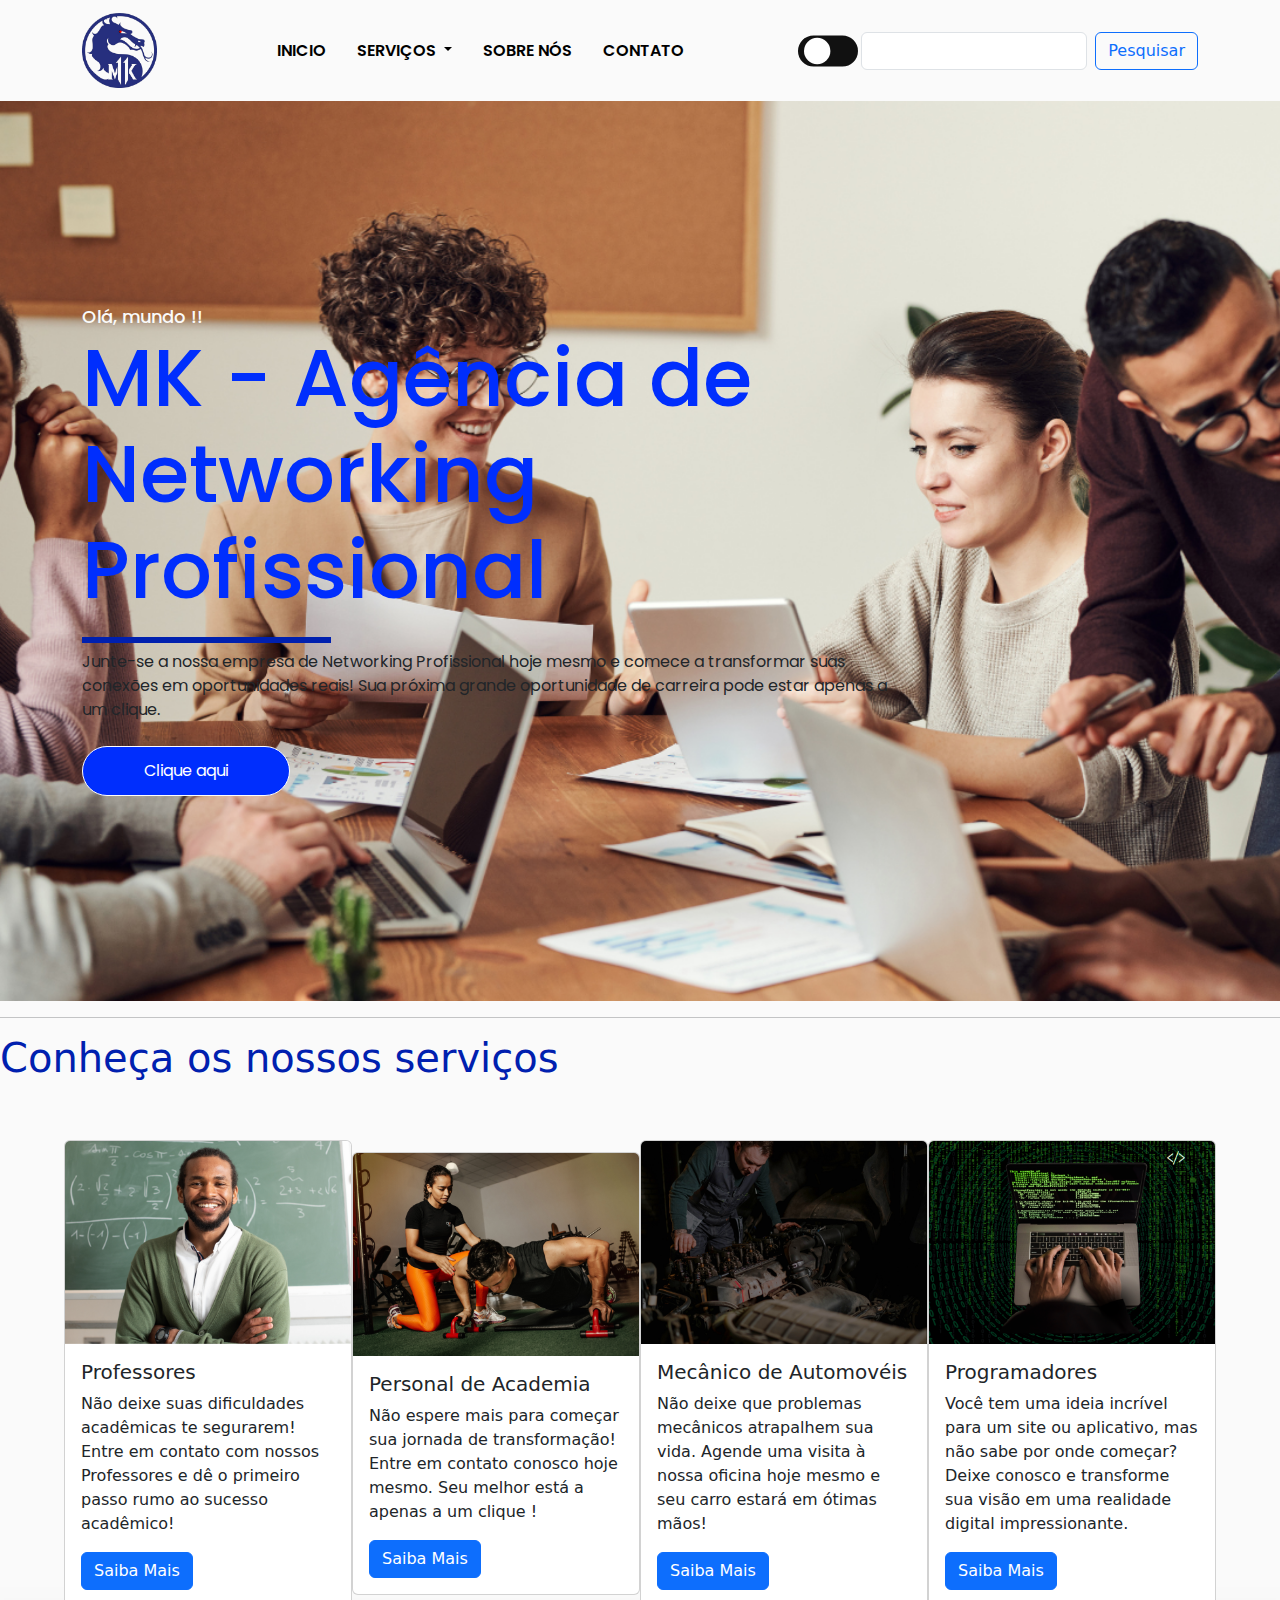
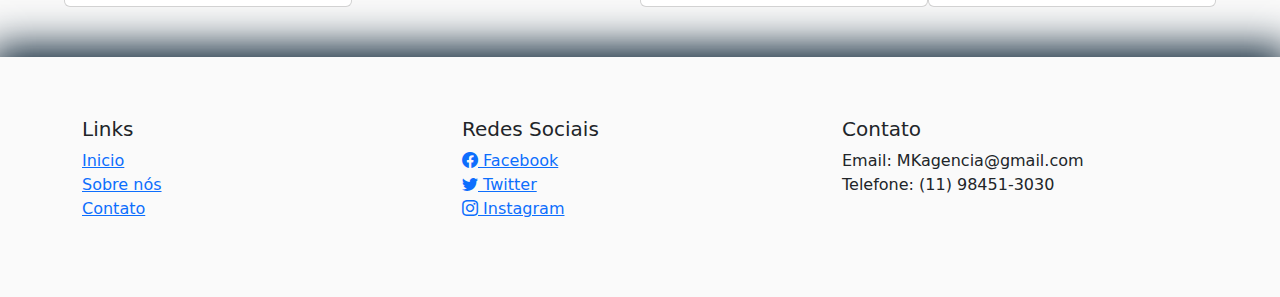
<file: index.html>
<!DOCTYPE html>
<html lang="pt-br">
<head>
    <meta charset="UTF-8">
    <meta name="viewport" content="width=device-width, initial-scale=1.0">
    <!-- bootstrap -->
    <link href="https://cdn.jsdelivr.net/npm/bootstrap@5.3.3/dist/css/bootstrap.min.css" rel="stylesheet" integrity="sha384-QWTKZyjpPEjISv5WaRU9OFeRpok6YctnYmDr5pNlyT2bRjXh0JMhjY6hW+ALEwIH" crossorigin="anonymous">
    <!-- fonts google -->
    <link rel="preconnect" href="https://fonts.googleapis.com">
    <link rel="preconnect" href="https://fonts.gstatic.com" crossorigin>
    <link href="https://fonts.googleapis.com/css2?family=Montserrat:ital,wght@0,100..900;1,100..900&family=Poppins:ital,wght@0,100;0,200;0,300;0,400;0,500;0,600;0,700;0,800;0,900;1,100;1,200;1,300;1,400;1,500;1,600;1,700;1,800;1,900&display=swap" rel="stylesheet">
    <!-- fonts google -->
    <link rel="stylesheet" href="https://cdn.jsdelivr.net/npm/bootstrap-icons@1.11.3/font/bootstrap-icons.min.css">
    <link rel="shortcut icon" href="./images/logoMK.png" type="image/x-icon">
    <link rel="stylesheet" href="./css/index.css">

    <title>MK- Agência de Profissionais</title>
</head>
<body>
    <!-- Navegação Bootstrap -->
    <nav class="navbar navbar-expand-lg pb-2">
        <div class="container">
          <a class="navbar-brand" href="./index.html"><img src="./images/logoMK.png" height="75px" alt="LogoMK"></a>
          <button class="navbar-toggler" type="button" data-bs-toggle="collapse" data-bs-target="#navbarSupportedContent" aria-controls="navbarSupportedContent" aria-expanded="false" aria-label="Toggle navigation">
            <span class="navbar-toggler-icon"></span>
          </button>
          <div class="collapse navbar-collapse" id="navbarSupportedContent">
            <ul class="navbar-nav m-auto mb-2 mb-lg-0">
              <li class="nav-item">
                <a class="nav-link" href="./index.html">Inicio</a>
              </li>
              <li class="nav-item dropdown">
                <a class="nav-link dropdown-toggle" href="#" role="button" data-bs-toggle="dropdown" aria-expanded="false">
                  Serviços
                </a>
                <ul class="dropdown-menu">
                  <li><a class="dropdown-item" href="./pages/contato1.html">Professores</a></li>
                  <li><a class="dropdown-item" href="./pages/contato2.html">Mecânicos</a></li>
                  <li><a class="dropdown-item" href="./pages/contato3.html">Personal Trainer</a></li>
                  <li><a class="dropdown-item" href="./pages/contato4.html">Programadores</a></li>
                </ul>
              </li>
              <li class="nav-item">
                <a class="nav-link" href="./pages/contato4.html">Sobre nós</a>
              </li>
              
              <li class="nav-item">
                <a class="nav-link"  href="./pages/contato.html">Contato</a>
              </li>
            </ul>
            <!-- Botão modo dark js -->
            <div>
              <input type="checkbox" class="checkbox" id="chk"/>
      
              <label class="label" for="chk">
                  
                  <div class="ball"></div>
              </label>
          </div>
            <!-- bootstrap js -->
            <form class="d-flex" role="search">
              <input class="form-control mx-2" type="search" placeholder="" aria-label="Search">
              <button class="btn btn-outline-primary" type="submit">Pesquisar</button>
            </form>
          </div>
        </div>
      </nav>
      <!-- fim nagevação Bootstrap -->

      <!-- Inicio Main -->
      <section class="main py-5" >
        <div class="container py-5">
          <div class="row py-5">
            <div class="col-lg-9 py-5">
              <p class="m-0">Olá, mundo !!</p>
              <h1> MK - Agência de Networking Profissional</h1>
              <div class="line"></div>
              <p class="m-0"> Junte-se a nossa empresa de Networking Profissional hoje mesmo e comece a transformar suas conexões em oportunidades reais! Sua próxima grande oportunidade de carreira pode estar apenas a um clique.</p>
              <button class="mbtn1 mt-4"> Clique aqui</button>

            </div>
          </div>
        </div>
      </section>

       <!-- inicio dos cards -->
       <hr>
       <h1>Conheça os nossos serviços</h1>

       <div class="containerCard">
         <div class="card" style="width: 18rem;">
         <img src="./images/card001.png" class="card-img-top" alt="...">
         <div class="card-body">
           <h5 class="card-title">Professores</h5>
           <p class="card-text">Não deixe suas dificuldades acadêmicas te segurarem! Entre em contato com nossos Professores e dê o primeiro passo rumo ao sucesso acadêmico!</p>
           <a href="./pages/contato1.html" class="btn btn-primary">Saiba Mais</a>
         </div>
         </div>

         <div class="card" style="width: 18rem;">
           <img src="./images/card002.png" class="card-img-top" alt="...">
           <div class="card-body">
             <h5 class="card-title">Personal de Academia</h5>
             <p class="card-text">Não espere mais para começar sua jornada de transformação! Entre em contato conosco hoje mesmo. Seu melhor está a apenas a um clique !</p>
             <a href="#" class="btn btn-primary">Saiba Mais</a>
           </div>
         </div>

         <div class="card" style="width: 18rem;">
           <img src="./images/card003.png" class="card-img-top" alt="...">
           <div class="card-body">
             <h5 class="card-title">Mecânico de Automovéis</h5>
             <p class="card-text">Não deixe que problemas mecânicos atrapalhem sua vida. Agende uma visita à nossa oficina hoje mesmo e seu carro estará em ótimas mãos!</p>
             <a href="#" class="btn btn-primary">Saiba Mais</a>
           </div>
         </div>

         <div class="card" style="width: 18rem;">
           <img src="./images/card004.png" class="card-img-top" alt="...">
           <div class="card-body">
             <h5 class="card-title">Programadores</h5>
             <p class="card-text">Você tem uma ideia incrível para um site ou aplicativo, mas não sabe por onde começar? Deixe conosco e transforme sua visão em uma realidade digital impressionante.</p>
             <a href="#" class="btn btn-primary">Saiba Mais</a>
           </div>
         </div>
       </div>

      <!-- Fim main -->

      <!-- Rodapé -->
      <footer class="footer">
        <div class="container">
          <div class="row">
            <div class="col-md-4 mb-4 mb-md-0">
              <h5>Links</h5>
              <ul class="list-unstyled">
                <li><a href="#">Inicio</a></li>
                <li><a href="#">Sobre nós</a></li>
                <li><a href="#">Contato</a></li>
              </ul>
            </div>
            <div class="col-md-4 mb-4 mb-md-0">
              <h5>Redes Sociais</h5>
              <ul class="list-unstyled">
                <li><a href="#"><i class="bi bi-facebook"></i> Facebook</a></li>
                <li><a href="#"><i class="bi bi-twitter"></i> Twitter</a></li>
                <li><a href="#"><i class="bi bi-instagram"></i> Instagram</a></li>
              </ul>
            </div>
            <div class="col-md-4">
              <h5>Contato</h5>
              <ul class="list-unstyled">
                <li>Email: MKagencia@gmail.com</li>
                <li>Telefone: (11) 98451-3030</li>
              </ul>
            </div>
          </div>
        </div>
      </footer>
<!-- fim Rodapé -->

    
    <script src="./js/script.js"></script>
    <script src="https://cdn.jsdelivr.net/npm/bootstrap@5.3.3/dist/js/bootstrap.bundle.min.js" integrity="sha384-YvpcrYf0tY3lHB60NNkmXc5s9fDVZLESaAA55NDzOxhy9GkcIdslK1eN7N6jIeHz" crossorigin="anonymous"></script>

</body>
</html>
</file>
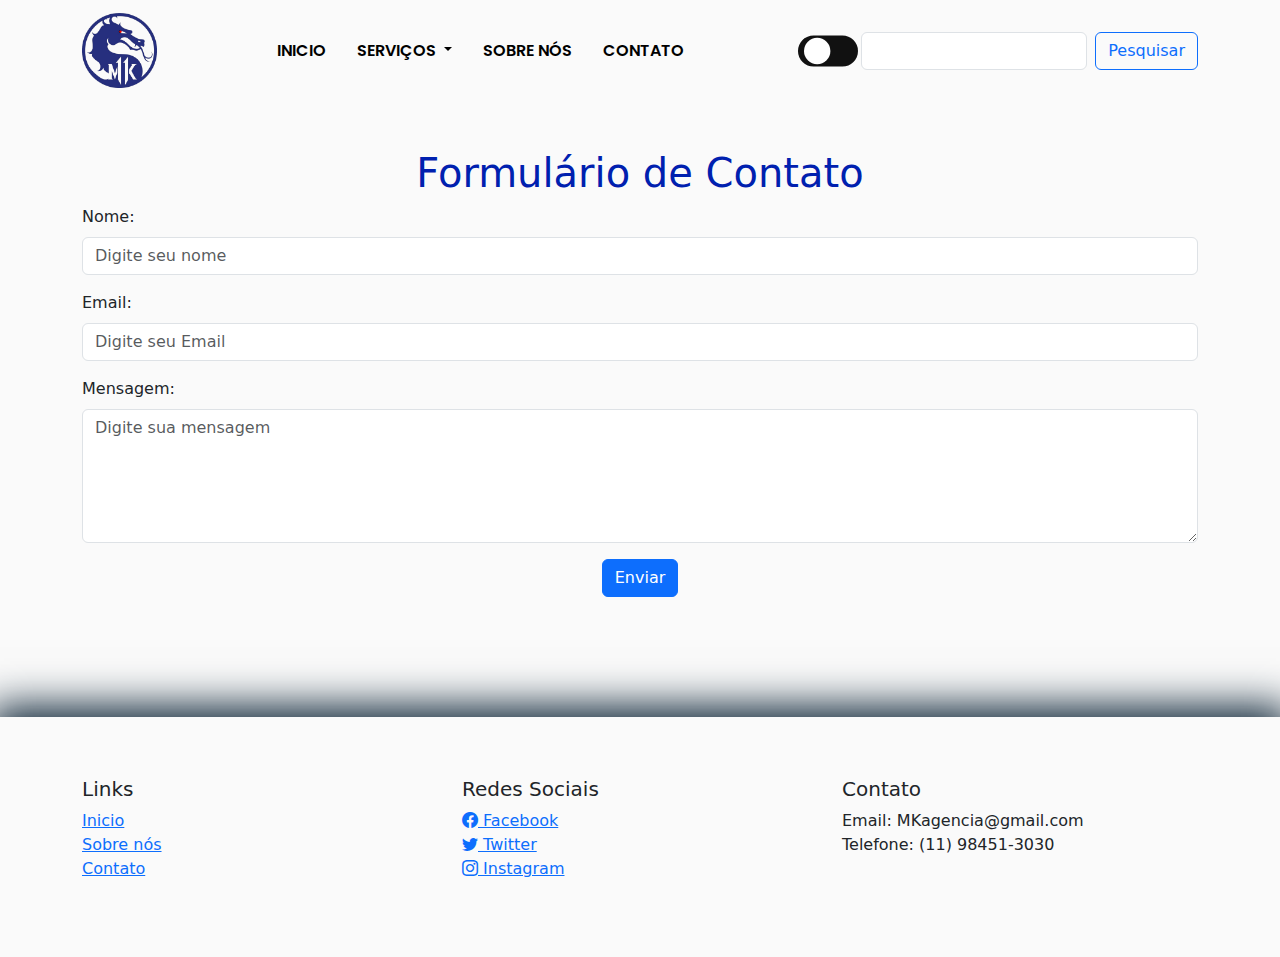
<file: pages/contato.html>
<!DOCTYPE html>
<html lang="pt-br">
<head>
    <meta charset="UTF-8">
    <meta name="viewport" content="width=device-width, initial-scale=1.0">
    <!-- bootstrap -->
    <link href="https://cdn.jsdelivr.net/npm/bootstrap@5.3.3/dist/css/bootstrap.min.css" rel="stylesheet" integrity="sha384-QWTKZyjpPEjISv5WaRU9OFeRpok6YctnYmDr5pNlyT2bRjXh0JMhjY6hW+ALEwIH" crossorigin="anonymous">
    <!-- fonts google -->
    <link rel="preconnect" href="https://fonts.googleapis.com">
    <link rel="preconnect" href="https://fonts.gstatic.com" crossorigin>
    <link href="https://fonts.googleapis.com/css2?family=Montserrat:ital,wght@0,100..900;1,100..900&family=Poppins:ital,wght@0,100;0,200;0,300;0,400;0,500;0,600;0,700;0,800;0,900;1,100;1,200;1,300;1,400;1,500;1,600;1,700;1,800;1,900&display=swap" rel="stylesheet">
    <!-- fonts google -->
    <link rel="stylesheet" href="../css/index.css">
    <link rel="stylesheet" href="https://cdn.jsdelivr.net/npm/bootstrap-icons@1.11.3/font/bootstrap-icons.min.css">
    <link rel="shortcut icon" href="../images/logoMK.png" type="image/x-icon">

    <title>MK- Agência de Profissionais</title>
</head>
<body>
    <!-- Navegação Bootstrap -->
    <nav class="navbar navbar-expand-lg pb-2">
        <div class="container">
          <a class="navbar-brand" href="#"><img src="../images/logoMK.png" height="75px" alt="LogoMK"></a>
          <button class="navbar-toggler" type="button" data-bs-toggle="collapse" data-bs-target="#navbarSupportedContent" aria-controls="navbarSupportedContent" aria-expanded="false" aria-label="Toggle navigation">
            <span class="navbar-toggler-icon"></span>
          </button>
          <div class="collapse navbar-collapse" id="navbarSupportedContent">
            <ul class="navbar-nav m-auto mb-2 mb-lg-0">
              <li class="nav-item">
                <a class="nav-link" href="../index.html">Inicio</a>
              </li>
              <li class="nav-item dropdown">
                <a class="nav-link dropdown-toggle" href="#" role="button" data-bs-toggle="dropdown" aria-expanded="false">
                  Serviços
                </a>
                <ul class="dropdown-menu">
                  <li><a class="dropdown-item" href="../pages/contato1.html">Professores</a></li>
                  <li><a class="dropdown-item" href="../pages/contato2.html">Mecânicos</a></li>
                  <li><a class="dropdown-item" href="../pages/contato3.html">Personal Trainer</a></li>
                  <li><a class="dropdown-item" href="../pages/contato4.html">Programadores</a></li>              
                </ul>
              </li>
              <li class="nav-item">
                <a class="nav-link" href="../pages/contato4.html">Sobre nós</a>
              </li>
              
              <li class="nav-item">
                <a class="nav-link"  href="../pages/contato.html">Contato</a>
              </li>
            </ul>
            <!-- Botão modo dark js -->
            <div>
              <input type="checkbox" class="checkbox" id="chk"/>
      
              <label class="label" for="chk">
                  <i class="fas fa-moon"></i>
                  <i class="fas fa-sun"></i>
                  <div class="ball"></div>
              </label>
          </div>
            <!-- bootstrap js -->
            <form class="d-flex" role="search">
              <input class="form-control mx-2" type="search" placeholder="" aria-label="Search">
              <button class="btn btn-outline-primary" type="submit">Pesquisar</button>
            </form>
          </div>
        </div>
      </nav>
      <!-- fim nagevação Bootstrap -->
      
      <!-- forms -->
      
      <div class="container mt-5">
        <h1 class="center">Formulário de Contato</h1>
        <form>
          <div class="mb-3">
            <label for="name" class="form-label">Nome:</label>
            <input type="text" class="form-control" id="name" placeholder="Digite seu nome">
          </div>
          <div class="mb-3">
            <label for="email" class="form-label">Email:</label>
            <input type="email" class="form-control" id="email" placeholder="Digite seu Email">
          </div>
          <div class="mb-3">
            <label for="message" class="form-label">Mensagem:</label>
            <textarea class="form-control" id="message" rows="5" placeholder="Digite sua mensagem"></textarea>
          </div>
          
        <div class="text-center">
          <button type="submit" class="btn btn-primary">Enviar</button>
        </div>
        </form>
      </div>
      <!-- Forms -->
<br>
<br>
<br>
<br>
<br>
<!-- Rodapé -->
<footer class="footer">
  <div class="container">
    <div class="row">
      <div class="col-md-4 mb-4 mb-md-0">
        <h5>Links</h5>
        <ul class="list-unstyled">
          <li><a href="#">Inicio</a></li>
          <li><a href="#">Sobre nós</a></li>
          <li><a href="#">Contato</a></li>
        </ul>
      </div>
      <div class="col-md-4 mb-4 mb-md-0">
        <h5>Redes Sociais</h5>
        <ul class="list-unstyled">
          <li><a href="#"><i class="bi bi-facebook"></i> Facebook</a></li>
          <li><a href="#"><i class="bi bi-twitter"></i> Twitter</a></li>
          <li><a href="#"><i class="bi bi-instagram"></i> Instagram</a></li>
        </ul>
      </div>
      <div class="col-md-4">
        <h5>Contato</h5>
        <ul class="list-unstyled">
          <li>Email: MKagencia@gmail.com</li>
          <li>Telefone: (11) 98451-3030</li>
        </ul>
      </div>
    </div>
  </div>
</footer>
<!-- fim Rodapé -->

      <script src="../js/script.js"></script>
      <script src="https://cdn.jsdelivr.net/npm/bootstrap@5.3.3/dist/js/bootstrap.bundle.min.js" integrity="sha384-YvpcrYf0tY3lHB60NNkmXc5s9fDVZLESaAA55NDzOxhy9GkcIdslK1eN7N6jIeHz" crossorigin="anonymous"></script>
  
  </body>
  </html>
</file>
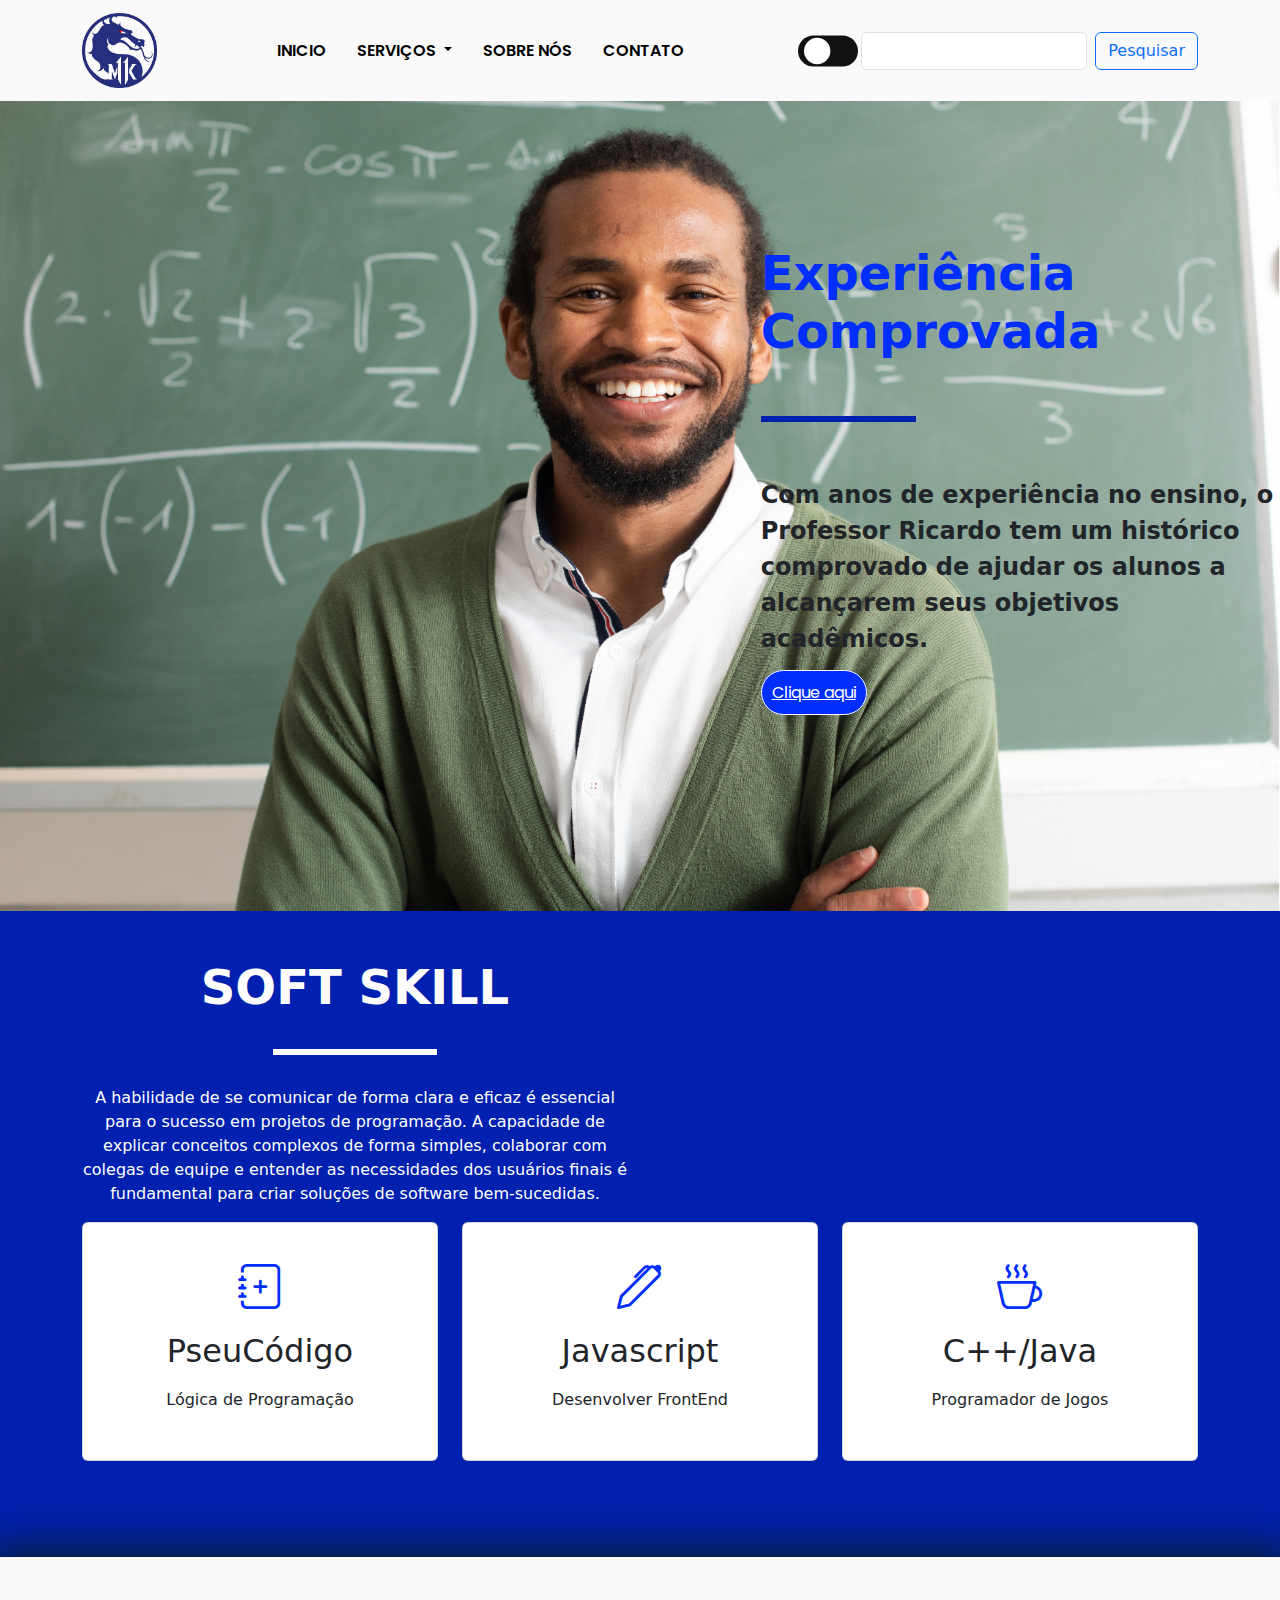
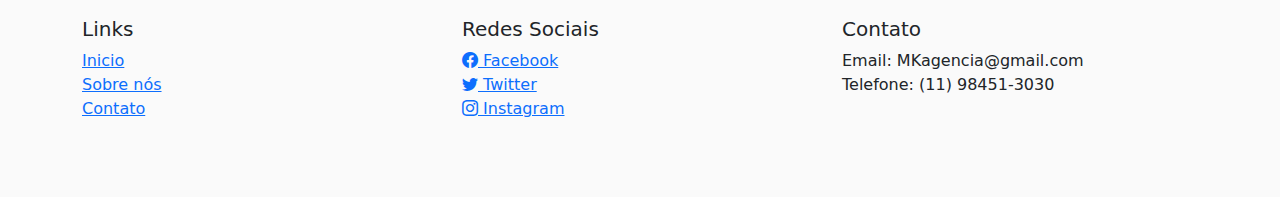
<file: pages/contato1.html>
<!DOCTYPE html>
<html lang="pt-br">
<head>
    <meta charset="UTF-8">
    <meta name="viewport" content="width=device-width, initial-scale=1.0">
    <!-- bootstrap -->
    <link href="https://cdn.jsdelivr.net/npm/bootstrap@5.3.3/dist/css/bootstrap.min.css" rel="stylesheet" integrity="sha384-QWTKZyjpPEjISv5WaRU9OFeRpok6YctnYmDr5pNlyT2bRjXh0JMhjY6hW+ALEwIH" crossorigin="anonymous">
    <!-- fonts google -->
    <link rel="preconnect" href="https://fonts.googleapis.com">
    <link rel="preconnect" href="https://fonts.gstatic.com" crossorigin>
    <link href="https://fonts.googleapis.com/css2?family=Montserrat:ital,wght@0,100..900;1,100..900&family=Poppins:ital,wght@0,100;0,200;0,300;0,400;0,500;0,600;0,700;0,800;0,900;1,100;1,200;1,300;1,400;1,500;1,600;1,700;1,800;1,900&display=swap" rel="stylesheet">
    <!-- fonts google -->
    <link rel="stylesheet" href="../css/index.css">
    <link rel="stylesheet" href="https://cdn.jsdelivr.net/npm/bootstrap-icons@1.11.3/font/bootstrap-icons.min.css">
    <link rel="shortcut icon" href="../images/logoMK.png" type="image/x-icon">

    <title>MK- Agência de Profissionais</title>
</head>
<body>
    <!-- Navegação Bootstrap -->
    <nav class="navbar navbar-expand-lg pb-2">
        <div class="container">
          <a class="navbar-brand" href="../index.html"><img src="../images/logoMK.png" height="75px" alt="LogoMK"></a>
          <button class="navbar-toggler" type="button" data-bs-toggle="collapse" data-bs-target="#navbarSupportedContent" aria-controls="navbarSupportedContent" aria-expanded="false" aria-label="Toggle navigation">
            <span class="navbar-toggler-icon"></span>
          </button>
          <div class="collapse navbar-collapse" id="navbarSupportedContent">
            <ul class="navbar-nav m-auto mb-2 mb-lg-0">
              <li class="nav-item">
                <a class="nav-link" href="../index.html">Inicio</a>
              </li>
              <li class="nav-item dropdown">
                <a class="nav-link dropdown-toggle" href="#" role="button" data-bs-toggle="dropdown" aria-expanded="false">
                  Serviços
                </a>
                <ul class="dropdown-menu">
                  <li><a class="dropdown-item" href="../pages/contato1.html">Professores</a></li>
                  <li><a class="dropdown-item" href="../pages/contato2.html">Mecânicos</a></li>
                  <li><a class="dropdown-item" href="../pages/contato3.html">Personal Trainer</a></li>
                  <li><a class="dropdown-item" href="../pages/contato4.html">Programadores</a></li>              
                </ul>
              </li>
              <li class="nav-item">
                <a class="nav-link" href="../pages/contato4.html">Sobre nós</a>
              </li>
              
              <li class="nav-item">
                <a class="nav-link"  href="../pages/contato.html">Contato</a>
              </li>
            </ul>
            <!-- Botão modo dark js -->
            <div>
              <input type="checkbox" class="checkbox" id="chk"/>
      
              <label class="label" for="chk">
                  <i class="fas fa-moon"></i>
                  <i class="fas fa-sun"></i>
                  <div class="ball"></div>
              </label>
          </div>
            <!-- bootstrap js -->
            <form class="d-flex" role="search">
              <input class="form-control mx-2" type="search" placeholder="" aria-label="Search">
              <button class="btn btn-outline-primary" type="submit">Pesquisar</button>
            </form>
          </div>
        </div>
      </nav>
      <!-- fim nagevação Bootstrap -->
      
    <!-- topo do site -->
    <section class="Sobrecontato py-5">
      <div class="containercontato p-10">
        <div class="row py-5">
          <div class="col-lg-5 py-5 offset-lg-7 col-sm-12 col-12">
            <p class="m-0"></p>
            <h1>Experiência Comprovada</h1>
            <div class="line my-5"></div>
            <p class="mb-0">Com anos de experiência no ensino, o Professor Ricardo tem um histórico comprovado de ajudar os alunos a alcançarem seus objetivos acadêmicos.</p>
            <br>
            <a class="mbtn1 mt-4" a href="../pages/contato.html" role="button" >Clique aqui</a>
          </div>
        </div>
      </div>
    </section>

    <!-- parte de trabalhos e portifolios -->

    <section class="bemvindos text-center pb-5">
      <div class="container py-5">
        <div class="row py-10 text-center text-white">
          <div class="col-lg-6">
            <p class="m-0 "></p>
            <h1 class=" text-white">SOFT SKILL</h1>
            <div class="line2 my-4"></div>
            <p> A habilidade de se comunicar de forma clara e eficaz é essencial para o sucesso em projetos de programação. A capacidade de explicar conceitos complexos de forma simples, colaborar com colegas de equipe e entender as necessidades dos usuários finais é fundamental para criar soluções de software bem-sucedidas.</p>
          </div>
        </div>

        <div class="row">

          <div class="col-lg-4">
            <div class="card py-3">
              <div class="card-body">
                <span><i class="bi bi-journal-plus"></i></span>
                <h2>PseuCódigo</h2>
                <p>Lógica de Programação</p>
              </div>
            </div>
          </div>
          <br>
          <br>

          <div class="col-lg-4">
            <div class="card py-3">
              <div class="card-body">
                <span><i class="bi bi-pen"></i></span>
                <h2>Javascript</h2>
                <p>Desenvolver FrontEnd</p>
              </div>
            </div>
          </div>

          <div class="col-lg-4">
            <div class="card py-3">
              <div class="card-body">
                <span><i class="bi bi-cup-hot"></i></span>
                <h2>C++/Java</h2>
                <p>Programador de Jogos</p>
              </div>
            </div>
          </div>
        </div>
      </div>
    </section>

<!-- Rodapé -->
<footer class="footer">
  <div class="container">
    <div class="row">
      <div class="col-md-4 mb-4 mb-md-0">
        <h5>Links</h5>
        <ul class="list-unstyled">
          <li><a href="#">Inicio</a></li>
          <li><a href="#">Sobre nós</a></li>
          <li><a href="#">Contato</a></li>
        </ul>
      </div>
      <div class="col-md-4 mb-4 mb-md-0">
        <h5>Redes Sociais</h5>
        <ul class="list-unstyled">
          <li><a href="#"><i class="bi bi-facebook"></i> Facebook</a></li>
          <li><a href="#"><i class="bi bi-twitter"></i> Twitter</a></li>
          <li><a href="#"><i class="bi bi-instagram"></i> Instagram</a></li>
        </ul>
      </div>
      <div class="col-md-4">
        <h5>Contato</h5>
        <ul class="list-unstyled">
          <li>Email: MKagencia@gmail.com</li>
          <li>Telefone: (11) 98451-3030</li>
        </ul>
      </div>
    </div>
  </div>
</footer>
<!-- fim Rodapé -->

      <script src="../js/script.js"></script>
      <script src="https://cdn.jsdelivr.net/npm/bootstrap@5.3.3/dist/js/bootstrap.bundle.min.js" integrity="sha384-YvpcrYf0tY3lHB60NNkmXc5s9fDVZLESaAA55NDzOxhy9GkcIdslK1eN7N6jIeHz" crossorigin="anonymous"></script>
  
  </body>
  </html>
</file>
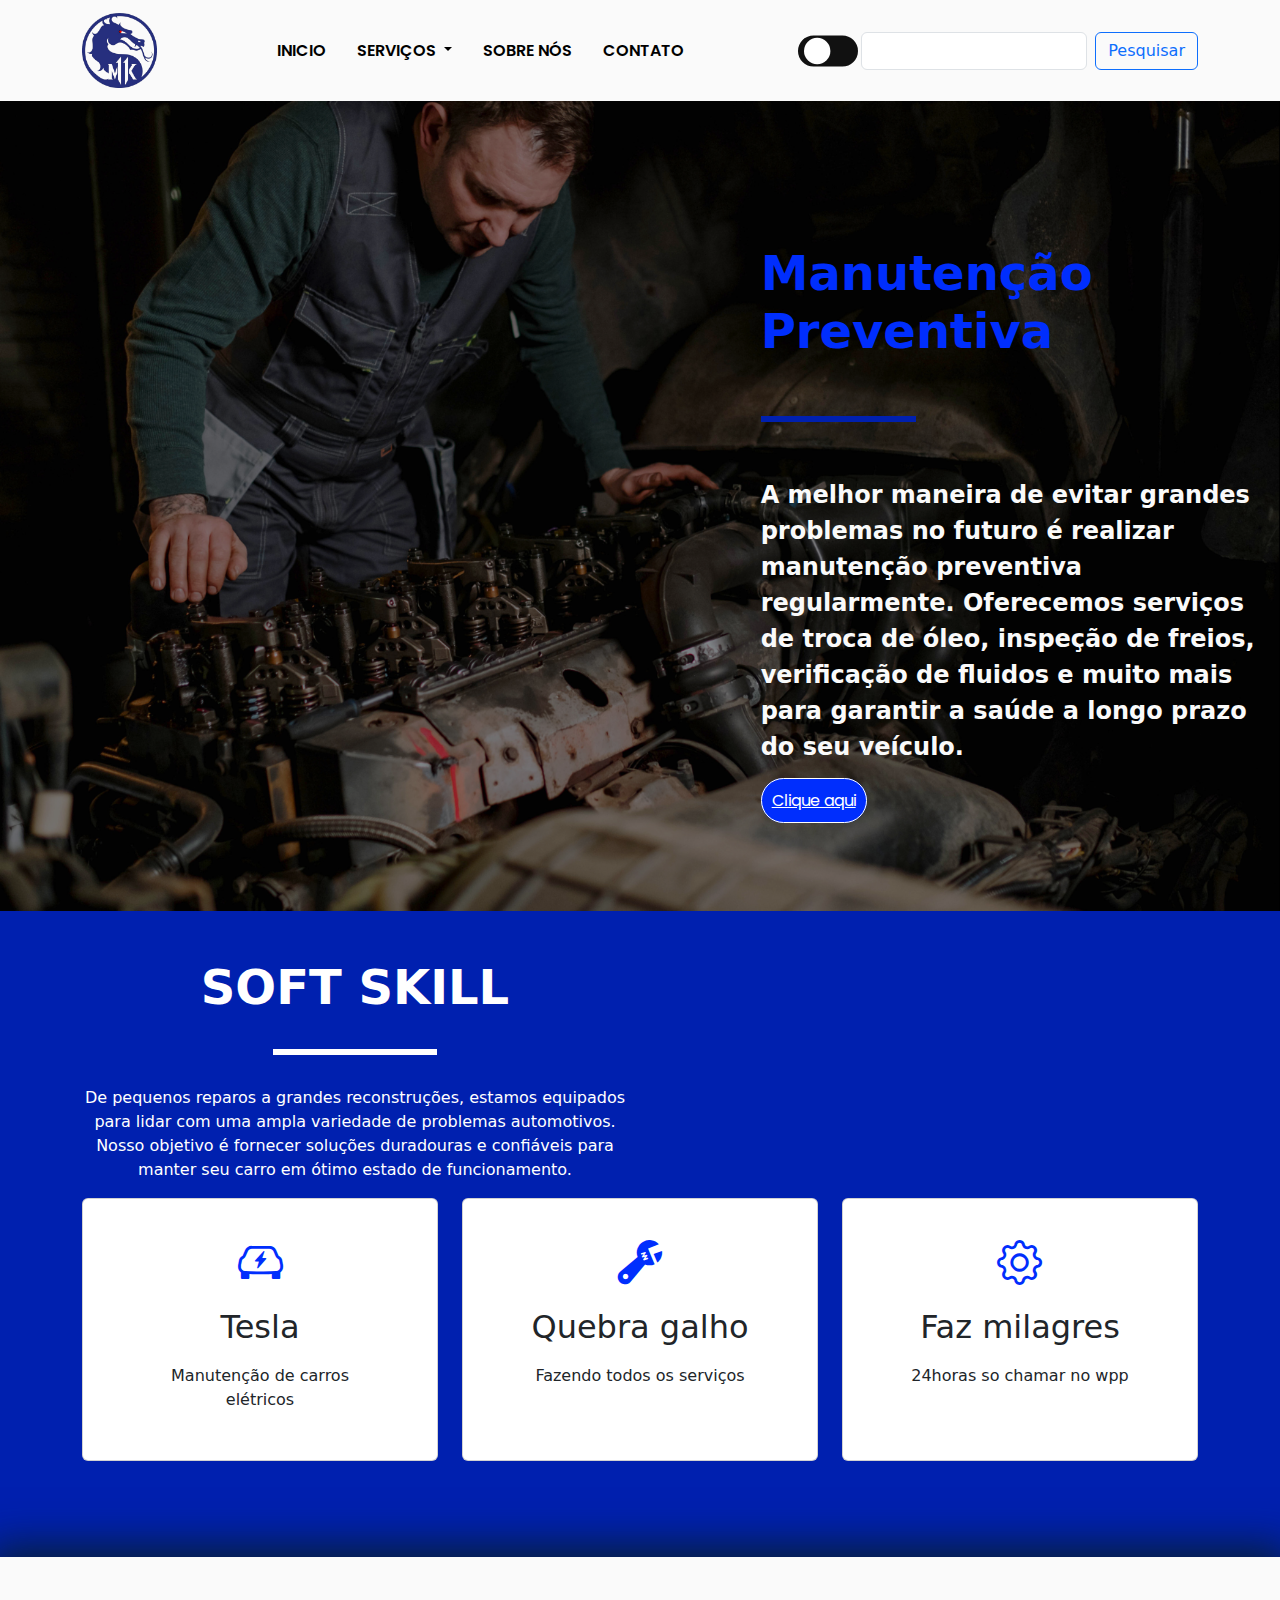
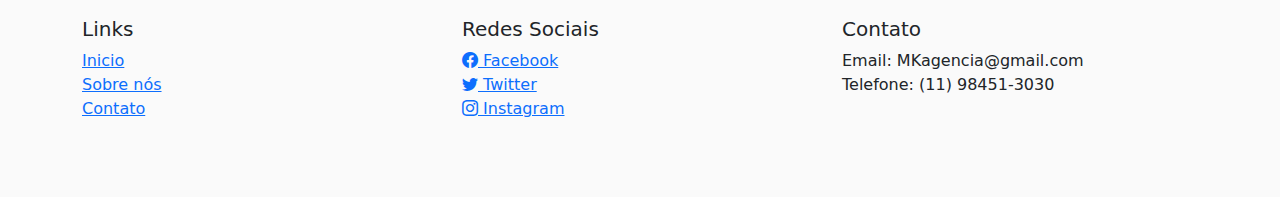
<file: pages/contato2.html>
<!DOCTYPE html>
<html lang="pt-br">
<head>
    <meta charset="UTF-8">
    <meta name="viewport" content="width=device-width, initial-scale=1.0">
    <!-- bootstrap -->
    <link href="https://cdn.jsdelivr.net/npm/bootstrap@5.3.3/dist/css/bootstrap.min.css" rel="stylesheet" integrity="sha384-QWTKZyjpPEjISv5WaRU9OFeRpok6YctnYmDr5pNlyT2bRjXh0JMhjY6hW+ALEwIH" crossorigin="anonymous">
    <!-- fonts google -->
    <link rel="preconnect" href="https://fonts.googleapis.com">
    <link rel="preconnect" href="https://fonts.gstatic.com" crossorigin>
    <link href="https://fonts.googleapis.com/css2?family=Montserrat:ital,wght@0,100..900;1,100..900&family=Poppins:ital,wght@0,100;0,200;0,300;0,400;0,500;0,600;0,700;0,800;0,900;1,100;1,200;1,300;1,400;1,500;1,600;1,700;1,800;1,900&display=swap" rel="stylesheet">
    <!-- fonts google -->
    <link rel="stylesheet" href="../css/index.css">
    <link rel="stylesheet" href="https://cdn.jsdelivr.net/npm/bootstrap-icons@1.11.3/font/bootstrap-icons.min.css">
    <link rel="shortcut icon" href="../images/logoMK.png" type="image/x-icon">

    <title>MK- Agência de Profissionais</title>
</head>
<body>
    <!-- Navegação Bootstrap -->
    <nav class="navbar navbar-expand-lg pb-2">
        <div class="container">
          <a class="navbar-brand" href="../index.html"><img src="../images/logoMK.png" height="75px" alt="LogoMK"></a>
          <button class="navbar-toggler" type="button" data-bs-toggle="collapse" data-bs-target="#navbarSupportedContent" aria-controls="navbarSupportedContent" aria-expanded="false" aria-label="Toggle navigation">
            <span class="navbar-toggler-icon"></span>
          </button>
          <div class="collapse navbar-collapse" id="navbarSupportedContent">
            <ul class="navbar-nav m-auto mb-2 mb-lg-0">
              <li class="nav-item">
                <a class="nav-link" href="../index.html">Inicio</a>
              </li>
              <li class="nav-item dropdown">
                <a class="nav-link dropdown-toggle" href="#" role="button" data-bs-toggle="dropdown" aria-expanded="false">
                  Serviços
                </a>
                <ul class="dropdown-menu">
                  <li><a class="dropdown-item" href="../pages/contato1.html">Professores</a></li>
                  <li><a class="dropdown-item" href="../pages/contato2.html">Mecânicos</a></li>
                  <li><a class="dropdown-item" href="../pages/contato3.html">Personal Trainer</a></li>
                  <li><a class="dropdown-item" href="../pages/contato4.html">Programadores</a></li>
                </ul>
              </li>
              <li class="nav-item">
                <a class="nav-link" href="../pages/contato4.html">Sobre nós</a>
              </li>
              
              <li class="nav-item">
                <a class="nav-link"  href="../pages/contato.html">Contato</a>
              </li>
            </ul>
            <!-- Botão modo dark js -->
            <div>
              <input type="checkbox" class="checkbox" id="chk"/>
      
              <label class="label" for="chk">
                  <i class="fas fa-moon"></i>
                  <i class="fas fa-sun"></i>
                  <div class="ball"></div>
              </label>
          </div>
            <!-- bootstrap js -->
            <form class="d-flex" role="search">
              <input class="form-control mx-2" type="search" placeholder="" aria-label="Search">
              <button class="btn btn-outline-primary" type="submit">Pesquisar</button>
            </form>
          </div>
        </div>
      </nav>
      <!-- fim nagevação Bootstrap -->

      <!-- topo do site -->
    <section class="Sobrecontato2 py-5">
      <div class="containercontato p-10">
        <div class="row py-5">
          <div class="col-lg-5 py-5 offset-lg-7 col-sm-12 col-12">
            <p class="m-0"></p>
            <h1>Manutenção Preventiva</h1>
            <div class="line my-5"></div>
            <p class="mb-0"> A melhor maneira de evitar grandes problemas no futuro é realizar manutenção preventiva regularmente. Oferecemos serviços de troca de óleo, inspeção de freios, verificação de fluidos e muito mais para garantir a saúde a longo prazo do seu veículo.</p>
            <br>
            <a class="mbtn1 mt-4" a href="../pages/contato.html" role="button" >Clique aqui</a>
          </div>
        </div>
      </div>
    </section>

    <!-- parte de trabalhos e portifolios -->

    <section class="bemvindos text-center pb-5">
      <div class="container py-5">
        <div class="row py-10 text-center text-white">
          <div class="col-lg-6">
            <p class="m-0 "></p>
            <h1 class=" text-white">SOFT SKILL</h1>
            <div class="line2 my-4"></div>
            <p> De pequenos reparos a grandes reconstruções, estamos equipados para lidar com uma ampla variedade de problemas automotivos. Nosso objetivo é fornecer soluções duradouras e confiáveis para manter seu carro em ótimo estado de funcionamento.</p>
          </div>
        </div>

        <div class="row">

          <div class="col-lg-4">
            <div class="card py-3">
              <div class="card-body">
                <span><i class="bi bi-ev-front"></i></span>
                <h2>Tesla</h2>
                <p>Manutenção de carros elétricos</p>
              </div>
            </div>
          </div>
          <br>
          <br>

          <div class="col-lg-4">
            <div class="card py-3">
              <div class="card-body">
                <span><i class="bi bi-wrench-adjustable"></i></span>
                <h2>Quebra galho</h2>
                <p>Fazendo todos os serviços</p>
              </div>
            </div>
          </div>

          <div class="col-lg-4">
            <div class="card py-3">
              <div class="card-body">
                <span><i class="bi bi-gear"></i></i></span>
                <h2>Faz milagres</h2>
                <p>24horas so chamar no wpp</p>
              </div>
            </div>
          </div>
        </div>
      </div>
    </section>


      <!-- Rodapé -->
      <footer class="footer">
        <div class="container">
          <div class="row">
            <div class="col-md-4 mb-4 mb-md-0">
              <h5>Links</h5>
              <ul class="list-unstyled">
                <li><a href="#">Inicio</a></li>
                <li><a href="#">Sobre nós</a></li>
                <li><a href="#">Contato</a></li>
              </ul>
            </div>
            <div class="col-md-4 mb-4 mb-md-0">
              <h5>Redes Sociais</h5>
              <ul class="list-unstyled">
                <li><a href="#"><i class="bi bi-facebook"></i> Facebook</a></li>
                <li><a href="#"><i class="bi bi-twitter"></i> Twitter</a></li>
                <li><a href="#"><i class="bi bi-instagram"></i> Instagram</a></li>
              </ul>
            </div>
            <div class="col-md-4">
              <h5>Contato</h5>
              <ul class="list-unstyled">
                <li>Email: MKagencia@gmail.com</li>
                <li>Telefone: (11) 98451-3030</li>
              </ul>
            </div>
          </div>
        </div>
      </footer>
<!-- fim Rodapé -->


      <script src="../js/script.js"></script>
      <script src="https://cdn.jsdelivr.net/npm/bootstrap@5.3.3/dist/js/bootstrap.bundle.min.js" integrity="sha384-YvpcrYf0tY3lHB60NNkmXc5s9fDVZLESaAA55NDzOxhy9GkcIdslK1eN7N6jIeHz" crossorigin="anonymous"></script>
  
  </body>
  </html>
</file>
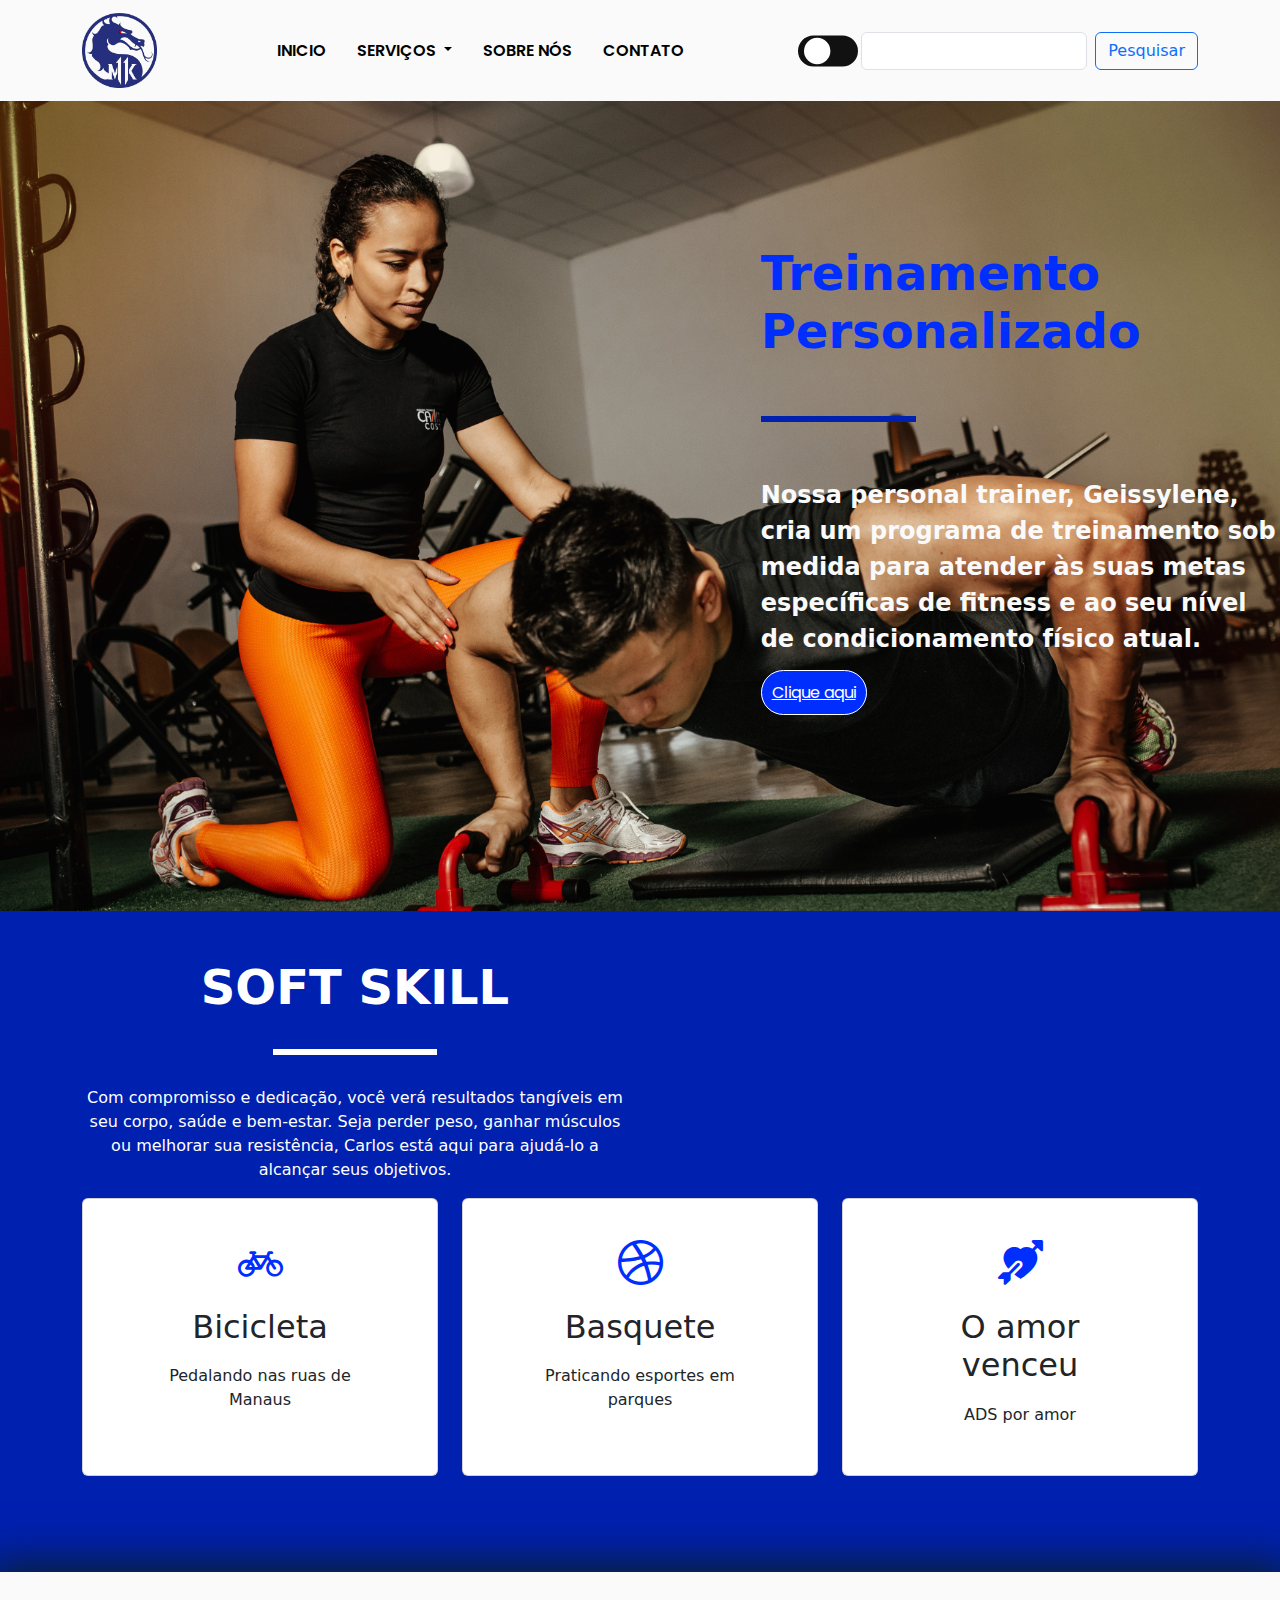
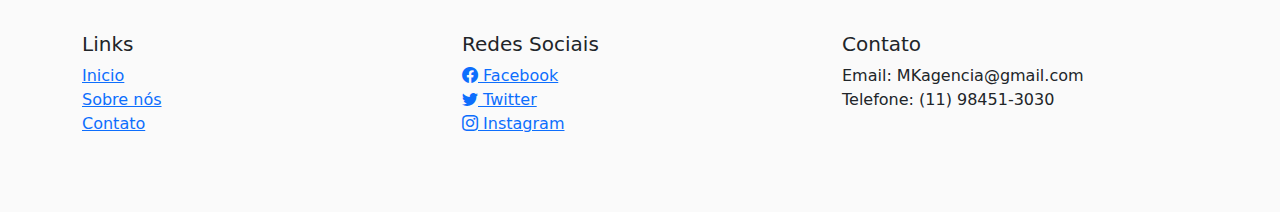
<file: pages/contato3.html>
<!DOCTYPE html>
<html lang="pt-br">
<head>
    <meta charset="UTF-8">
    <meta name="viewport" content="width=device-width, initial-scale=1.0">
    <!-- bootstrap -->
    <link href="https://cdn.jsdelivr.net/npm/bootstrap@5.3.3/dist/css/bootstrap.min.css" rel="stylesheet" integrity="sha384-QWTKZyjpPEjISv5WaRU9OFeRpok6YctnYmDr5pNlyT2bRjXh0JMhjY6hW+ALEwIH" crossorigin="anonymous">
    <!-- fonts google -->
    <link rel="preconnect" href="https://fonts.googleapis.com">
    <link rel="preconnect" href="https://fonts.gstatic.com" crossorigin>
    <link href="https://fonts.googleapis.com/css2?family=Montserrat:ital,wght@0,100..900;1,100..900&family=Poppins:ital,wght@0,100;0,200;0,300;0,400;0,500;0,600;0,700;0,800;0,900;1,100;1,200;1,300;1,400;1,500;1,600;1,700;1,800;1,900&display=swap" rel="stylesheet">
    <!-- fonts google -->
    <link rel="stylesheet" href="../css/index.css">
    <link rel="stylesheet" href="https://cdn.jsdelivr.net/npm/bootstrap-icons@1.11.3/font/bootstrap-icons.min.css">
    <link rel="shortcut icon" href="../images/logoMK.png" type="image/x-icon">

    <title>MK- Agência de Profissionais</title>
</head>
<body>
    <!-- Navegação Bootstrap -->
    <nav class="navbar navbar-expand-lg pb-2">
        <div class="container">
          <a class="navbar-brand" href="../index.html"><img src="../images/logoMK.png" height="75px" alt="LogoMK"></a>
          <button class="navbar-toggler" type="button" data-bs-toggle="collapse" data-bs-target="#navbarSupportedContent" aria-controls="navbarSupportedContent" aria-expanded="false" aria-label="Toggle navigation">
            <span class="navbar-toggler-icon"></span>
          </button>
          <div class="collapse navbar-collapse" id="navbarSupportedContent">
            <ul class="navbar-nav m-auto mb-2 mb-lg-0">
              <li class="nav-item">
                <a class="nav-link" href="../index.html">Inicio</a>
              </li>
              <li class="nav-item dropdown">
                <a class="nav-link dropdown-toggle" href="#" role="button" data-bs-toggle="dropdown" aria-expanded="false">
                  Serviços
                </a>
                <ul class="dropdown-menu">
                  <li><a class="dropdown-item" href="../pages/contato1.html">Professores</a></li>
                  <li><a class="dropdown-item" href="../pages/contato2.html">Mecânicos</a></li>
                  <li><a class="dropdown-item" href="../pages/contato3.html">Personal Trainer</a></li>
                  <li><a class="dropdown-item" href="../pages/contato4.html">Programadores</a></li>
                </ul>
              </li>
              <li class="nav-item">
                <a class="nav-link" href="../pages/contato4.html">Sobre nós</a>
              </li>
              
              <li class="nav-item">
                <a class="nav-link"  href="../pages/contato.html">Contato</a>
              </li>
            </ul>
            <!-- Botão modo dark js -->
            <div>
              <input type="checkbox" class="checkbox" id="chk"/>
      
              <label class="label" for="chk">
                  <i class="fas fa-moon"></i>
                  <i class="fas fa-sun"></i>
                  <div class="ball"></div>
              </label>
          </div>
            <!-- bootstrap js -->
            <form class="d-flex" role="search">
              <input class="form-control mx-2" type="search" placeholder="" aria-label="Search">
              <button class="btn btn-outline-primary" type="submit">Pesquisar</button>
            </form>
          </div>
        </div>
      </nav>
      <!-- fim nagevação Bootstrap -->

      <!-- topo do site -->
    <section class="Sobrecontato3 py-5">
      <div class="containercontato p-10">
        <div class="row py-5">
          <div class="col-lg-5 py-5 offset-lg-7 col-sm-12 col-12">
            <p class="m-0"></p>
            <h1>Treinamento Personalizado</h1>
            <div class="line my-5"></div>
            <p class="mb-0"> Nossa personal trainer, Geissylene, cria um programa de treinamento sob medida para atender às suas metas específicas de fitness e ao seu nível de condicionamento físico atual.</p>
            <br>
            <a class="mbtn1 mt-4" a href="../pages/contato.html" role="button" >Clique aqui</a>
            
          </div>
        </div>
      </div>
    </section>

    <!-- parte de trabalhos e portifolios -->

    <section class="bemvindos text-center pb-5">
      <div class="container py-5">
        <div class="row py-10 text-center text-white">
          <div class="col-lg-6">
            <p class="m-0 "></p>
            <h1 class=" text-white">SOFT SKILL</h1>
            <div class="line2 my-4"></div>
            <p> Com compromisso e dedicação, você verá resultados tangíveis em seu corpo, saúde e bem-estar. Seja perder peso, ganhar músculos ou melhorar sua resistência, Carlos está aqui para ajudá-lo a alcançar seus objetivos.</p>
          </div>
        </div>

        <div class="row">

          <div class="col-lg-4">
            <div class="card py-3">
              <div class="card-body">
                <span><i class="bi bi-bicycle"></i></span>
                <h2>Bicicleta</h2>
                <p>Pedalando nas ruas de Manaus</p>
              </div>
            </div>
          </div>
          <br>
          <br>

          <div class="col-lg-4">
            <div class="card py-3">
              <div class="card-body">
                <span><i class="bi bi-dribbble"></i></span>
                <h2>Basquete</h2>
                <p>Praticando esportes em parques</p>
              </div>
            </div>
          </div>

          <div class="col-lg-4">
            <div class="card py-3">
              <div class="card-body">
                <span><i class="bi bi-arrow-through-heart-fill"></i></span>
                <h2>O amor venceu</h2>
                <p>ADS por amor</p>
              </div>
            </div>
          </div>
        </div>
      </div>
    </section>


      <!-- Rodapé -->
      <footer class="footer">
        <div class="container">
          <div class="row">
            <div class="col-md-4 mb-4 mb-md-0">
              <h5>Links</h5>
              <ul class="list-unstyled">
                <li><a href="#">Inicio</a></li>
                <li><a href="#">Sobre nós</a></li>
                <li><a href="#">Contato</a></li>
              </ul>
            </div>
            <div class="col-md-4 mb-4 mb-md-0">
              <h5>Redes Sociais</h5>
              <ul class="list-unstyled">
                <li><a href="#"><i class="bi bi-facebook"></i> Facebook</a></li>
                <li><a href="#"><i class="bi bi-twitter"></i> Twitter</a></li>
                <li><a href="#"><i class="bi bi-instagram"></i> Instagram</a></li>
              </ul>
            </div>
            <div class="col-md-4">
              <h5>Contato</h5>
              <ul class="list-unstyled">
                <li>Email: MKagencia@gmail.com</li>
                <li>Telefone: (11) 98451-3030</li>
              </ul>
            </div>
          </div>
        </div>
      </footer>
<!-- fim Rodapé -->



      <script src="../js/script.js"></script>
      <script src="https://cdn.jsdelivr.net/npm/bootstrap@5.3.3/dist/js/bootstrap.bundle.min.js" integrity="sha384-YvpcrYf0tY3lHB60NNkmXc5s9fDVZLESaAA55NDzOxhy9GkcIdslK1eN7N6jIeHz" crossorigin="anonymous"></script>
  
  </body>
  </html>
</file>
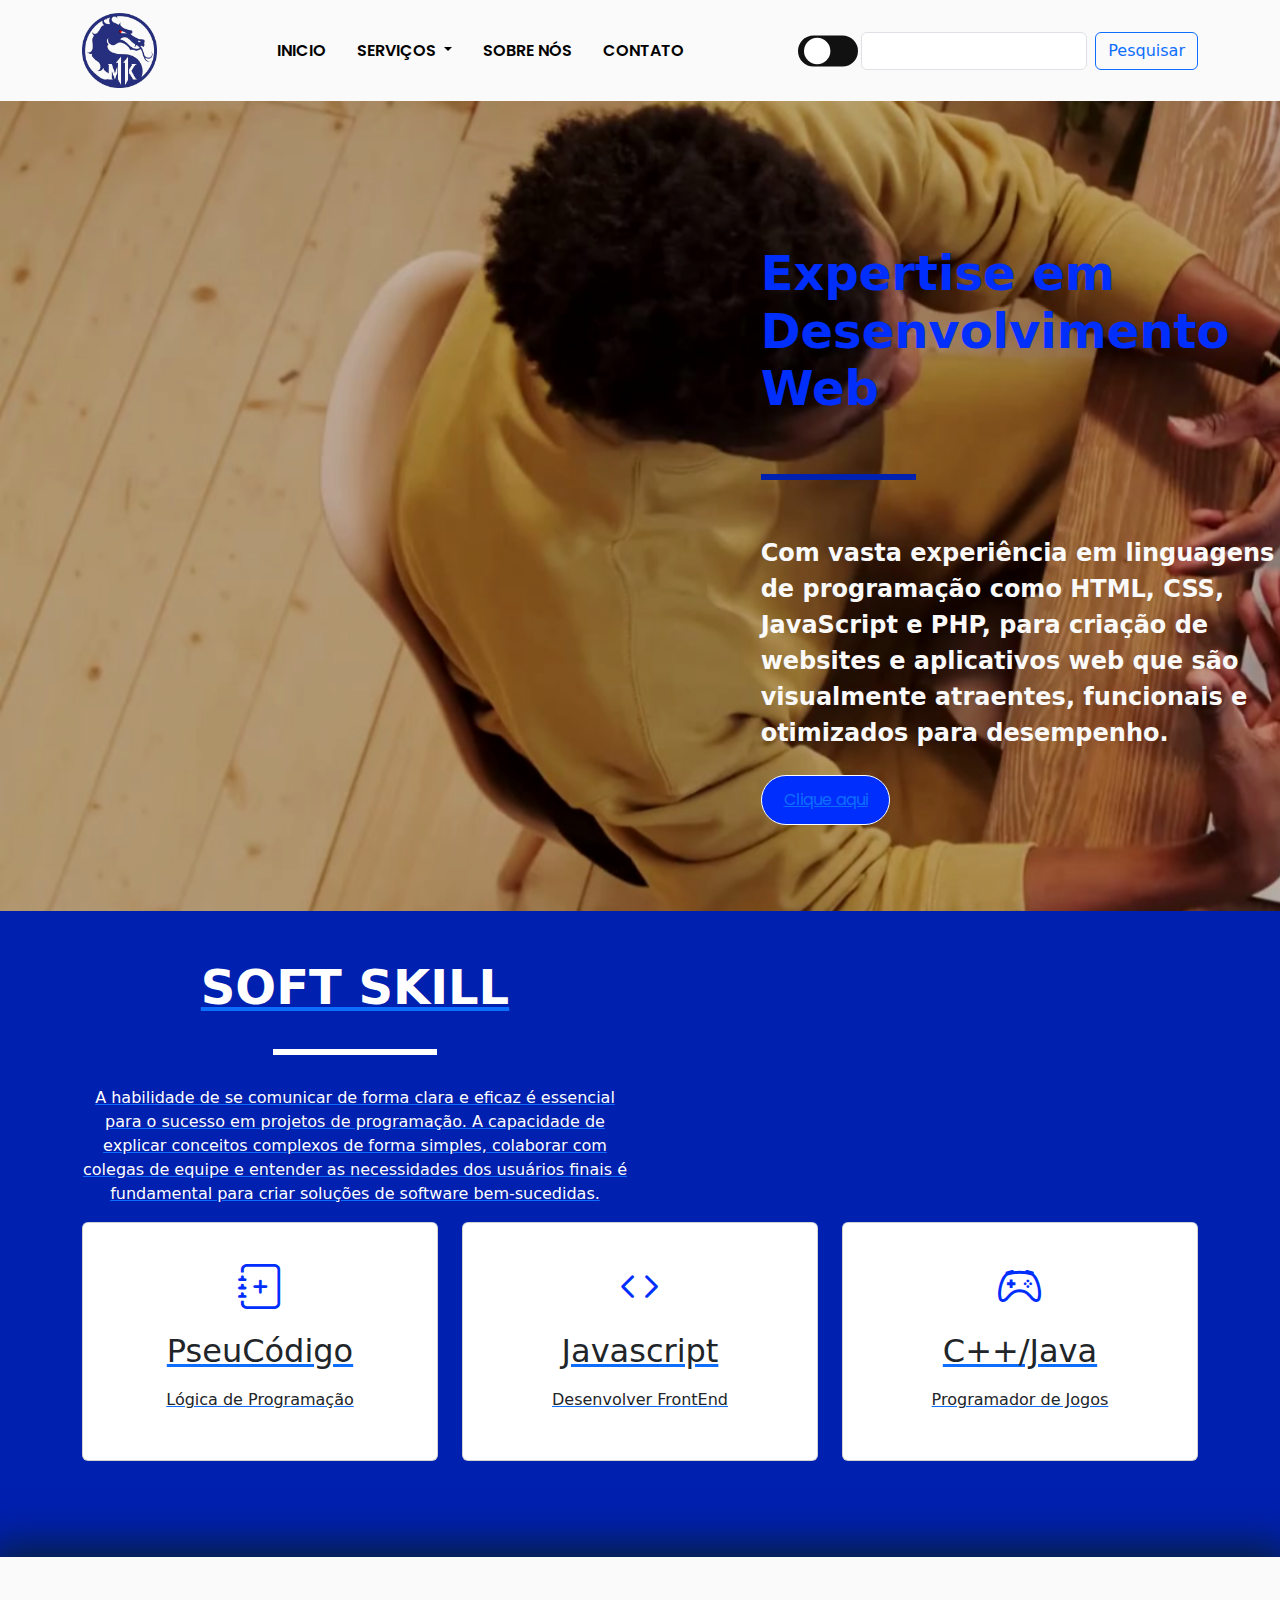
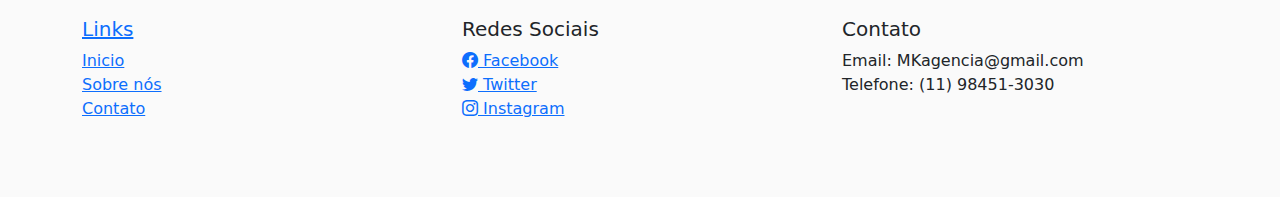
<file: pages/contato4.html>
<!DOCTYPE html>
<html lang="pt-br">
<head>
    <meta charset="UTF-8">
    <meta name="viewport" content="width=device-width, initial-scale=1.0">
    <!-- bootstrap -->
    <link href="https://cdn.jsdelivr.net/npm/bootstrap@5.3.3/dist/css/bootstrap.min.css" rel="stylesheet" integrity="sha384-QWTKZyjpPEjISv5WaRU9OFeRpok6YctnYmDr5pNlyT2bRjXh0JMhjY6hW+ALEwIH" crossorigin="anonymous">
    <!-- fonts google -->
    <link rel="preconnect" href="https://fonts.googleapis.com">
    <link rel="preconnect" href="https://fonts.gstatic.com" crossorigin>
    <link href="https://fonts.googleapis.com/css2?family=Montserrat:ital,wght@0,100..900;1,100..900&family=Poppins:ital,wght@0,100;0,200;0,300;0,400;0,500;0,600;0,700;0,800;0,900;1,100;1,200;1,300;1,400;1,500;1,600;1,700;1,800;1,900&display=swap" rel="stylesheet">
    <!-- fim fonts google -->
    <link rel="stylesheet" href="../css/index.css">
    <link rel="stylesheet" href="https://cdn.jsdelivr.net/npm/bootstrap-icons@1.11.3/font/bootstrap-icons.min.css">
    <link rel="shortcut icon" href="../images/logoMK.png" type="image/x-icon">

    <title>MK- Agência de Profissionais</title>
</head>
<body>
    <!-- Navegação Bootstrap -->
    <nav class="navbar navbar-expand-lg pb-2">
        <div class="container">
          <a class="navbar-brand" href="../index.html"><img src="../images/logoMK.png" height="75px" alt="LogoMK"></a>
          <button class="navbar-toggler" type="button" data-bs-toggle="collapse" data-bs-target="#navbarSupportedContent" aria-controls="navbarSupportedContent" aria-expanded="false" aria-label="Toggle navigation">
            <span class="navbar-toggler-icon"></span>
          </button>
          <div class="collapse navbar-collapse" id="navbarSupportedContent">
            <ul class="navbar-nav m-auto mb-2 mb-lg-0">
              <li class="nav-item">
                <a class="nav-link" href="../index.html">Inicio</a>
              </li>
              <li class="nav-item dropdown">
                <a class="nav-link dropdown-toggle" href="#" role="button" data-bs-toggle="dropdown" aria-expanded="false">
                  Serviços
                </a>
                <ul class="dropdown-menu">
                  <li><a class="dropdown-item" href="../pages/contato1.html">Professores</a></li>
                  <li><a class="dropdown-item" href="../pages/contato2.html">Mecânicos</a></li>
                  <li><a class="dropdown-item" href="../pages/contato3.html">Personal Trainer</a></li>
                  <li><a class="dropdown-item" href="../pages/contato4.html">Programadores</a></li>
                  <li><hr class="dropdown-divider"></li>
                  <li><a class="dropdown-item" href="../images/00fla.webp">O amor venceu ! <svg xmlns="http://www.w3.org/2000/svg" width="16" height="16" fill="currentColor" class="bi bi-emoji-heart-eyes" viewBox="0 0 16 16"><path d="M8 15A7 7 0 1 1 8 1a7 7 0 0 1 0 14zm0 1A8 8 0 1 0 8 0a8 8 0 0 0 0 16z"/><path d="M11.315 10.014a.5.5 0 0 1 .548.736A4.498 4.498 0 0 1 7.965 13a4.498 4.498 0 0 1-3.898-2.25.5.5 0 0 1 .548-.736h.005l.017.005.067.015.252.055c.215.046.515.108.857.169.693.124 1.522.242 2.152.242.63 0 1.46-.118 2.152-.242a26.58 26.58 0 0 0 1.109-.224l.067-.015.017-.004.005-.002zM4.756 4.566c.763-1.424 4.02-.12.952 3.434-4.496-1.596-2.35-4.298-.952-3.434zm6.488 0c1.398-.864 3.544 1.838-.952 3.434-3.067-3.554.19-4.858.952-3.434z"/></svg></a></li>
                </ul>
              </li>
              <li class="nav-item">
                <a class="nav-link" href="../pages/contato4.html">Sobre nós</a>
              </li>
              
              <li class="nav-item">
                <a class="nav-link"  href="../pages/contato.html">Contato</a>
              </li>
            </ul>
            <!-- Botão modo dark js -->
            <div>
              <input type="checkbox" class="checkbox" id="chk"/>
      
              <label class="label" for="chk">
                  <i class="fas fa-moon"></i>
                  <i class="fas fa-sun"></i>
                  <div class="ball"></div>
              </label>
          </div>
            <!-- bootstrap js -->
            <form class="d-flex" role="search">
              <input class="form-control mx-2" type="search" placeholder="" aria-label="Search">
              <button class="btn btn-outline-primary" type="submit">Pesquisar</button>
            </form>
          </div>
        </div>
      </nav>
      <!-- fim nagevação Bootstrap -->

      <!-- topo do site -->
    <section class="Sobrecontato4 py-5">
      <div class="containercontato p-10">
        <div class="row py-5">
          <div class="col-lg-5 py-5 offset-lg-7 col-sm-12 col-12">
            <p class="m-0"></p>
            <h1>Expertise em Desenvolvimento Web</h1>
            <div class="line my-5"></div>
            <p class="mb-0"> Com vasta experiência em linguagens de programação como HTML, CSS, JavaScript e PHP, para criação de websites e aplicativos web que são visualmente atraentes, funcionais e otimizados para desempenho.</p>
            <button class="mbtn1 mt-4"> <a href="../pages/contato.html">Clique aqui</button>
          </div>
        </div>
      </div>
    </section>

    <!-- parte de trabalhos e portifolios -->

    <section class="bemvindos text-center pb-5">
      <div class="container py-5">
        <div class="row py-10 text-center text-white">
          <div class="col-lg-6">
            <p class="m-0 "></p>
            <h1 class=" text-white">SOFT SKILL</h1>
            <div class="line2 my-4"></div>
            <p> A habilidade de se comunicar de forma clara e eficaz é essencial para o sucesso em projetos de programação. A capacidade de explicar conceitos complexos de forma simples, colaborar com colegas de equipe e entender as necessidades dos usuários finais é fundamental para criar soluções de software bem-sucedidas.</p>
          </div>
        </div>

        <div class="row">

          <div class="col-lg-4">
            <div class="card py-3">
              <div class="card-body">
                <span><i class="bi bi-journal-plus"></i></span>
                <h2>PseuCódigo</h2>
                <p>Lógica de Programação</p>
              </div>
            </div>
          </div>
          <br>
          <br>

          <div class="col-lg-4">
            <div class="card py-3">
              <div class="card-body">
                <span><i class="bi bi-code"></i></span>
                <h2>Javascript</h2>
                <p>Desenvolver FrontEnd</p>
              </div>
            </div>
          </div>

          <div class="col-lg-4">
            <div class="card py-3">
              <div class="card-body">
                <span><i class="bi bi-controller"></i></span>
                <h2>C++/Java</h2>
                <p>Programador de Jogos</p>
              </div>
            </div>
          </div>
        </div>
      </div>
    </section>


      <!-- Rodapé -->
      <footer class="footer">
        <div class="container">
          <div class="row">
            <div class="col-md-4 mb-4 mb-md-0">
              <h5>Links</h5>
              <ul class="list-unstyled">
                <li><a href="#">Inicio</a></li>
                <li><a href="#">Sobre nós</a></li>
                <li><a href="#">Contato</a></li>
              </ul>
            </div>
            <div class="col-md-4 mb-4 mb-md-0">
              <h5>Redes Sociais</h5>
              <ul class="list-unstyled">
                <li><a href="#"><i class="bi bi-facebook"></i> Facebook</a></li>
                <li><a href="#"><i class="bi bi-twitter"></i> Twitter</a></li>
                <li><a href="#"><i class="bi bi-instagram"></i> Instagram</a></li>
              </ul>
            </div>
            <div class="col-md-4">
              <h5>Contato</h5>
              <ul class="list-unstyled">
                <li>Email: MKagencia@gmail.com</li>
                <li>Telefone: (11) 98451-3030</li>
              </ul>
            </div>
          </div>
        </div>
      </footer>
<!-- fim Rodapé -->


      <script src="../js/script.js"></script>
      <script src="https://cdn.jsdelivr.net/npm/bootstrap@5.3.3/dist/js/bootstrap.bundle.min.js" integrity="sha384-YvpcrYf0tY3lHB60NNkmXc5s9fDVZLESaAA55NDzOxhy9GkcIdslK1eN7N6jIeHz" crossorigin="anonymous"></script>
  
  </body>
  </html>
</file>
<file: css/index.css>
*{
    padding: 0;
    margin: 0;
    box-sizing: border-box;
}
h1{
    color: #0020af;

}

.nav-item a{
    text-decoration: none;
    color: black;
    font-weight: 600;
    text-transform: uppercase;
    margin-right: 15px;
    transition: all 0.4s;
    font-family: "Poppins", sans-serif;
  
}

.nav-item a:hover{
    color: #002efd;
}

/* main principal */
.main{
    background: url(../images/001.png) no-repeat;
    background-size: cover;
    height: 100vh;
    width: 100%;
    font-family: "Poppins", sans-serif;
}
.main h1{
    font-family: "Poppins", sans-serif;
    font-size: 5rem;
    color: #002efd;
    
}
.main p:nth-child(1){
    font-size: 18px;
    font-weight: 500;
    color: #fafafa;
    padding-top: 10px;

}
.mbtn1{
    height: 50px;
    width: 25%;
    outline: none;
    background-color: #002efd;
    border: 1px solid;
    color: #ffffff;
    border-radius: 50px;
    transition: all 0.4s;
    font-family: "Poppins", sans-serif;
    padding: 10px;
}
.mbtn1:hover{
    background-color:#0020af;
    color: #fafafa;
}
.main .mPrincipal{
    font-family: "Poppins", sans-serif;
    color:  black;
}

/*  modelo dark */


body{
    background-color: #fafafa;
    transition: background 0.2s linear;

}

body.dark{
    background: #232c35;
}
.checkbox{  
    position: absolute;
}

.label{
    background-color: #111;
    border-radius: 50px;
    cursor: pointer;
    display: flex;
    align-items: center;
    

    padding: 5px;
    position: relative;
    height: 26px;
    width: 50px;
    transform: scale(1.2);
}

.label .ball{
    background-color: #fff;
    border-radius: 50px;
   
    top: 2px;
    left: 2px;
    height: 22px;
    width: 22px;
    transform: translateX(0px);
    transition: transform 0.2s linear;

}

.checkbox:checked + .label .ball{
    transform: translateX(24px);

}

/* css dos cards */
.containerCard  {
    width: 100%;
    height: 100%;
    display: flex;
    align-items: center;
    justify-content: center;
    flex-wrap: wrap;
    padding: 50px;
}

 /* estilo rodapé */
 footer{
    padding: 60px 4%;
    box-shadow: 0 0 40px 10px #082033;
}
footer .flex{
    justify-content: space-between;
}
footer .line-footer{
    padding:20px 0 ;
}
.borda2{
    border-bottom: 2px solid #379df0;
}
footer .line-footer p i{
    color:#379df0;
    font-size: 22px;

}
footer .line-footer p a{
    color: #fff;
}

footer .line-footer img {
    max-height: 45px;
}

/* css das info da tela  */
.center{
    text-align: center;
}
.line{
    height: 6px;
    width: 30%;
    background: #0020af;
    display: inline-block;
}

/* css para contatos */
.Sobrecontato {
    background: url(../images/card001.png) no-repeat;
    background-size: cover;
    height: 90vh;
    width: 100%;
}
.Sobrecontato p{
    font-size: 1.5rem;
    font-weight: bold;
}
.Sobrecontato h1{
    font-weight: bold;
    font-size: 3rem;
    color: #002efd;
}


.Sobrecontato2{
    background: url(../images/card003.png) no-repeat;
    background-size: cover;
    height: 90vh;
    width: 100%;

}
.Sobrecontato2 p{
    color: #fafafa;
    font-size: 1.5rem;
    font-weight: bold;
}
.Sobrecontato2 h1{
    font-weight: bold;
    font-size: 3rem;
    color: #002efd;
}

.Sobrecontato3{
    background: url(../images/card002.png) no-repeat;
    background-size: cover;
    height: 90vh;
    width: 100%;
}
.Sobrecontato3 p{
    color: #fafafa;
    font-size: 1.5rem;
    font-weight: bold;
}
.Sobrecontato3 h1{
    font-weight: bold;
    font-size: 3rem;
    color: #002efd;
}

.Sobrecontato4{
    background: url(../images/card0005.png) no-repeat;
    background-size: cover;
    height: 90vh;
    width: 100%;
}
.Sobrecontato4 p{
    color: #fafafa;
    font-size: 1.5rem;
    font-weight: bold;
}
.Sobrecontato4 h1{
    font-weight: bold;
    font-size: 3rem;
    color: #002efd;
}

/* css do  bemvindos */

.bemvindos{
    background: #0020af;

}
.line2{
    height: 6px;
    width: 30%;
    background-color: white;
    display: inline-block;
}
.bemvindos h1{

    font-size: 3rem;
    font-weight: bold;
}

.bemvindos .card{
    width: 100%;
    height: 100%;
    display: flex;
    align-items: center;
    justify-content: center;
    flex-wrap: wrap;
    padding: 50px;

   
}
.bemvindos i{
    font-size: 45px;
    color: #002efd;
}
.bemvindos h2{
    font-weight: lighter;
    padding: 10px 0px;
}
section.bemvindos {
    text-align: center;
    justify-content: space-between;
}
</file>
